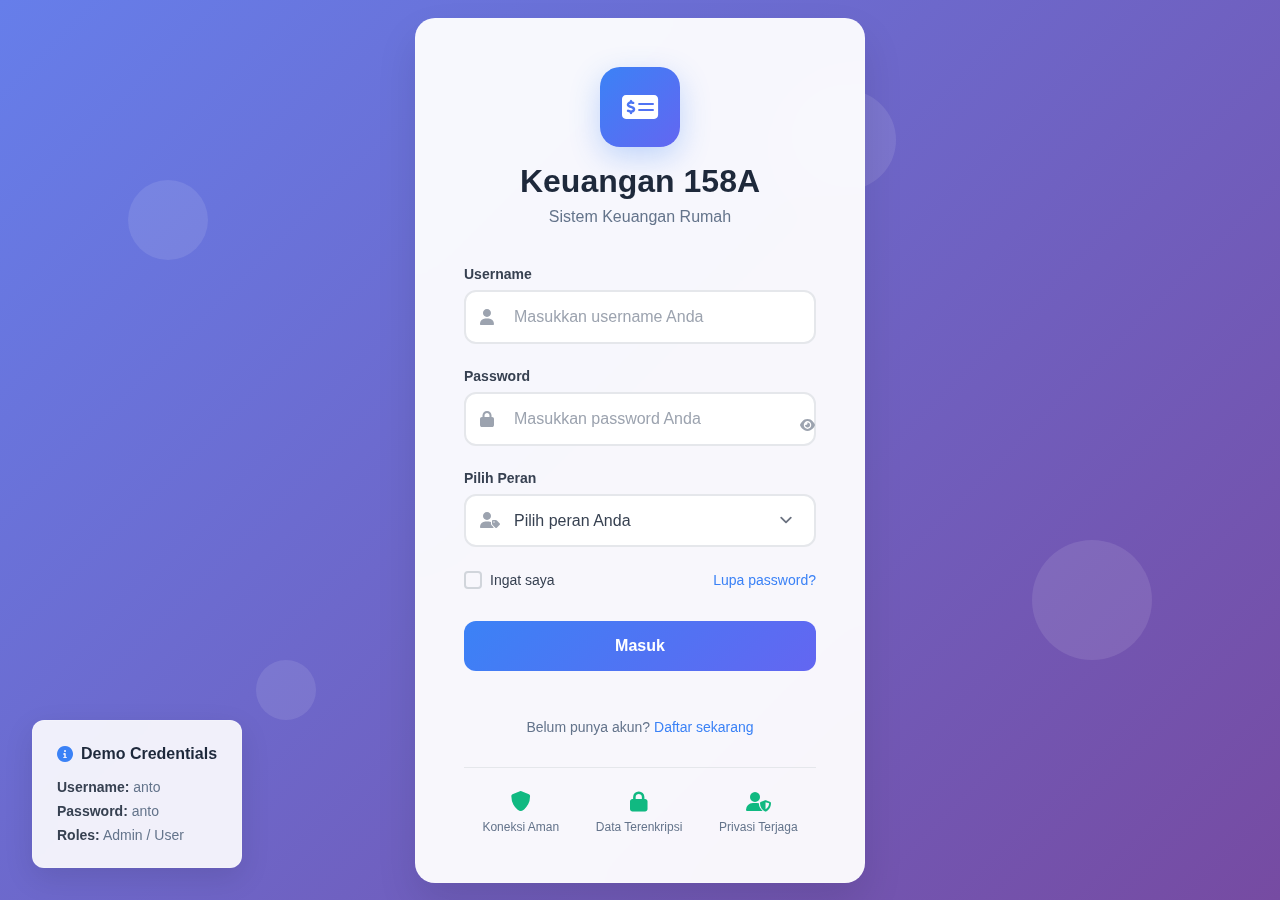
<file: index.html>
<!DOCTYPE html>
<html>
<head>
  <meta charset='utf-8'>
  <meta http-equiv='X-UA-Compatible' content='IE=edge'>
  <title>158A</title>
  <meta name='viewport' content='width=device-width, initial-scale=1'>
</head>
<body>
  <script>window.location.href = '/pages/login.html'</script>
</body>
</html>
</file>
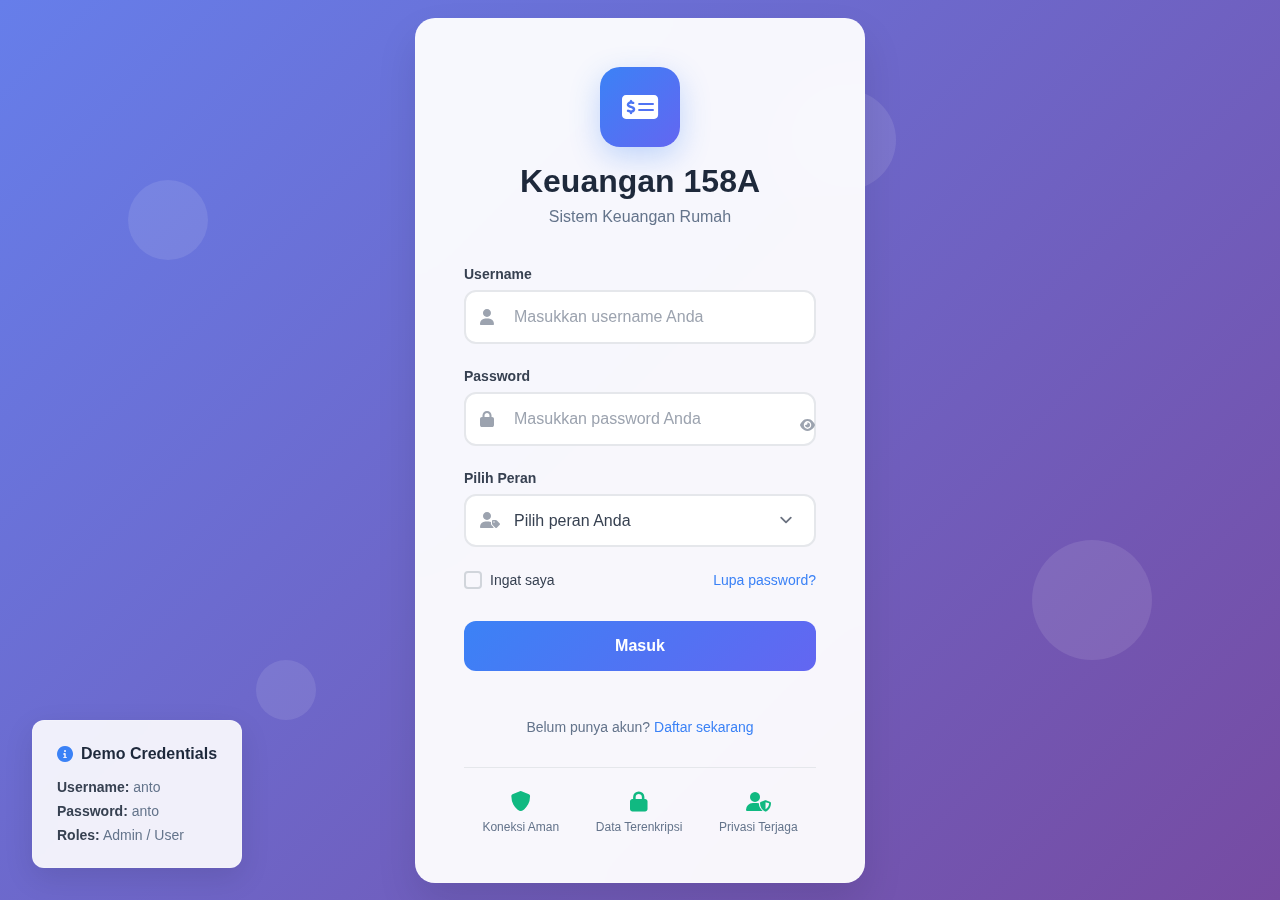
<file: pages/index.html>
<!DOCTYPE html>
<html lang="id">
<head>
    <meta charset="UTF-8">
    <meta name="viewport" content="width=device-width, initial-scale=1.0">
    <title>Keuangan 158A - Dashboard</title>
    <link rel="stylesheet" href="../components/css/styles.css">
    <link href="https://cdnjs.cloudflare.com/ajax/libs/font-awesome/6.0.0/css/all.min.css" rel="stylesheet">
</head>
<body>
    <div class="container">
        <!-- Sidebar -->
        <aside class="sidebar">
            <div class="sidebar-header">
                <h2>Keuangan 158A</h2>
            </div>
            <nav class="sidebar-nav">
                <ul>
                    <li class="nav-item active">
                        <a href="#" class="nav-link">
                            <i class="fas fa-home"></i>
                            <span>Dashboard</span>
                        </a>
                    </li>
                    <li class="nav-item">
                        <a href="#" class="nav-link" data-page="entry">
                            <i class="fas fa-plus-circle"></i>
                            <span>Entry</span>
                        </a>
                    </li>
                    <li class="nav-item">
                        <a href="#" class="nav-link" data-page="income">
                            <i class="fas fa-arrow-up"></i>
                            <span>Income</span>
                        </a>
                    </li>
                    <li class="nav-item">
                        <a href="#" class="nav-link" data-page="expense">
                            <i class="fas fa-arrow-down"></i>
                            <span>Expense</span>
                        </a>
                    </li>
                    <li class="nav-item">
                        <a href="#" class="nav-link" data-page="debts">
                            <i class="fas fa-credit-card"></i>
                            <span>Debts</span>
                        </a>
                    </li>
                    <li class="nav-item">
                        <a href="#" class="nav-link" data-page="save">
                            <i class="fas fa-piggy-bank"></i>
                            <span>Save</span>
                        </a>
                    </li>
                    <li class="nav-item">
                        <a href="#" class="nav-link" data-page="settings">
                            <i class="fas fa-cog"></i>
                            <span>Pengaturan</span>
                        </a>
                    </li>
                </ul>
            </nav>
            <div class="sidebar-footer">
                <div class="user-profile">
                    <div class="user-avatar">A</div>
                    <div class="user-info">
                        <div class="user-name">Anto Sihombing</div>
                        <div class="user-role">Admin</div>
                    </div>
                </div>
                <button class="logout-btn">
                    <i class="fas fa-sign-out-alt"></i>
                    <span>Keluar</span>
                </button>
            </div>
        </aside>

        <!-- Main Content -->
        <main class="main-content">
            <!-- Dashboard Content -->
            <div class="page-content" id="dashboard-content">
                <!-- Welcome Banner -->
                <div class="welcome-banner">
                    <div class="welcome-content">
                        <h1>Selamat Datang, Anto Sihombing! 👋</h1>
                        <p>Keberuntungan adalah hasil dari perencanaan yang baik</p>
                    </div>
                    <div class="welcome-icon">
                        <i class="fas fa-chart-line"></i>
                    </div>
                </div>

                <!-- Stats Cards -->
                <div class="stats-grid">
                    <div class="stat-card blue">
                        <div class="stat-icon">
                            <i class="fas fa-arrow-up"></i>
                        </div>
                        <div class="stat-content">
                            <div class="stat-label">Income</div>
                            <div class="stat-number" id="total-income">0</div>
                            <div class="stat-subtitle">Pendapatan bulan ini</div>
                            <div class="stat-change positive">+2 dari bulan lalu</div>
                        </div>
                    </div>

                    <div class="stat-card green">
                        <div class="stat-icon">
                            <i class="fas fa-arrow-down"></i>
                        </div>
                        <div class="stat-content">
                            <div class="stat-label">Expense</div>
                            <div class="stat-number" id="total-expense">0</div>
                            <div class="stat-subtitle">Pengeluaran bulan ini</div>
                            <div class="stat-change positive">+8 dari bulan lalu</div>
                        </div>
                    </div>

                    <div class="stat-card orange">
                        <div class="stat-icon">
                            <i class="fas fa-credit-card"></i>
                        </div>
                        <div class="stat-content">
                            <div class="stat-label">Debts</div>
                            <div class="stat-number" id="total-debts">0</div>
                            <div class="stat-subtitle">Utang bulan ini</div>
                            <div class="stat-change positive">+3 minggu ini</div>
                        </div>
                    </div>

                    <div class="stat-card purple">
                        <div class="stat-icon">
                            <i class="fas fa-piggy-bank"></i>
                        </div>
                        <div class="stat-content">
                            <div class="stat-label">Save</div>
                            <div class="stat-number" id="total-save">0</div>
                            <div class="stat-subtitle">Tabungan bulan ini</div>
                            <div class="stat-change positive">+0.3 dari bulan lalu</div>
                        </div>
                    </div>
                </div>

                <!-- Content Grid -->
                <div class="content-grid">
                    <!-- Recent Transactions -->
                    <div class="content-section">
                        <div class="section-header">
                            <h3>Transaksi Terbaru</h3>
                            <p>Transaksi yang baru-baru ini Anda input</p>
                            <button class="add-btn" onclick="showPage('entry')">
                                <i class="fas fa-plus"></i>
                                Tambah Transaksi
                            </button>
                        </div>
                        <div class="transaction-list" id="recent-transactions">
                            <!-- Transactions will be populated by JavaScript -->
                        </div>
                    </div>

                    <!-- Recent Activities -->
                    <div class="content-section">
                        <div class="section-header">
                            <h3>Aktivitas Terbaru</h3>
                            <p>Update terbaru dari sistem Anda</p>
                        </div>
                        <div class="activity-list">
                            <div class="activity-item">
                                <div class="activity-icon">
                                    <i class="fas fa-calculator"></i>
                                </div>
                                <div class="activity-info">
                                    <div class="activity-title">Laporan Bulanan...</div>
                                    <div class="activity-author">Sistem</div>
                                    <div class="activity-time">2 jam lalu</div>
                                </div>
                            </div>
                            <div class="activity-item">
                                <div class="activity-icon">
                                    <i class="fas fa-chart-line"></i>
                                </div>
                                <div class="activity-info">
                                    <div class="activity-title">Analisis Keuangan...</div>
                                    <div class="activity-author">Sistem</div>
                                    <div class="activity-time">4 jam lalu</div>
                                </div>
                            </div>
                            <div class="activity-item">
                                <div class="activity-icon">
                                    <i class="fas fa-bell"></i>
                                </div>
                                <div class="activity-info">
                                    <div class="activity-title">Reminder Pembayaran...</div>
                                    <div class="activity-time">1 hari lalu</div>
                                </div>
                            </div>
                        </div>
                        <div class="view-all">
                            <a href="#" class="view-all-link">Lihat Semua Aktivitas</a>
                        </div>
                    </div>
                </div>
            </div>

            <!-- Entry Content -->
            <div class="page-content" id="entry-content" style="display: none;">
                <div class="page-header">
                    <h1><i class="fas fa-plus-circle"></i> Entry Transaksi</h1>
                    <p>Tambahkan transaksi keuangan baru</p>
                </div>

                <div class="entry-form-container">
                    <form class="entry-form" id="entryForm">
                        <div class="form-row">
                            <div class="form-group">
                                <label for="cashflowType">Jenis Cashflow</label>
                                <select id="cashflowType" name="cashflowType" required>
                                    <option value="">Pilih jenis cashflow</option>
                                    <option value="income">Income</option>
                                    <option value="expense">Expense</option>
                                    <option value="debt">Debt</option>
                                    <option value="save">Save</option>
                                </select>
                            </div>
                            <div class="form-group">
                                <label for="transactionDate">Tanggal</label>
                                <input type="date" id="transactionDate" name="transactionDate" required>
                            </div>
                        </div>

                        <div class="form-row">
                            <div class="form-group">
                                <label for="category">Kategori</label>
                                <select id="category" name="category" required>
                                    <option value="">Pilih kategori</option>
                                    <!-- Categories will be populated based on cashflow type -->
                                </select>
                            </div>
                            <div class="form-group">
                                <label for="amount">Jumlah (Rp)</label>
                                <input type="number" id="amount" name="amount" placeholder="0" min="0" step="1000" required>
                            </div>
                        </div>

                        <div class="form-group">
                            <label for="description">Deskripsi</label>
                            <textarea id="description" name="description" placeholder="Masukkan deskripsi transaksi..." rows="3"></textarea>
                        </div>

                        <div class="form-actions">
                            <button type="button" class="btn-secondary" onclick="resetEntryForm()">Reset</button>
                            <button type="submit" class="btn-primary">
                                <i class="fas fa-save"></i>
                                Simpan Transaksi
                            </button>
                        </div>
                    </form>
                </div>
            </div>

            <!-- Settings Content -->
            <div class="page-content" id="settings-content" style="display: none;">
                <div class="page-header">
                    <h1><i class="fas fa-cog"></i> Pengaturan</h1>
                    <p>Kelola preferensi dan konfigurasi sistem</p>
                </div>

                <div class="settings-container">
                    <!-- Settings Navigation -->
                    <div class="settings-nav">
                        <div class="settings-nav-item active" data-setting="account">
                            <i class="fas fa-user"></i>
                            <span>Pengaturan Akun</span>
                        </div>
                        <div class="settings-nav-item" data-setting="users" id="users-nav" style="display: none;">
                            <i class="fas fa-users"></i>
                            <span>Manajemen Pengguna</span>
                        </div>
                        <div class="settings-nav-item" data-setting="ui">
                            <i class="fas fa-palette"></i>
                            <span>Pengaturan Tampilan</span>
                        </div>
                        <div class="settings-nav-item" data-setting="notifications">
                            <i class="fas fa-bell"></i>
                            <span>Notifikasi</span>
                        </div>
                        <div class="settings-nav-item" data-setting="preferences">
                            <i class="fas fa-sliders-h"></i>
                            <span>Preferensi Aplikasi</span>
                        </div>
                        <div class="settings-nav-item" data-setting="security" id="security-nav" style="display: none;">
                            <i class="fas fa-shield-alt"></i>
                            <span>Sistem & Keamanan</span>
                        </div>
                        <div class="settings-nav-item" data-setting="integrations">
                            <i class="fas fa-plug"></i>
                            <span>Integrasi Pihak Ketiga</span>
                        </div>
                        <div class="settings-nav-item" data-setting="privacy">
                            <i class="fas fa-user-shield"></i>
                            <span>Data Pribadi</span>
                        </div>
                    </div>

                    <!-- Settings Content -->
                    <div class="settings-content">
                        <!-- Account Settings -->
                        <div class="setting-panel active" id="account-settings">
                            <h2>🔐 Pengaturan Akun</h2>
                            
                            <div class="setting-section">
                                <h3>Informasi Pribadi</h3>
                                <form class="setting-form">
                                    <div class="form-group">
                                        <label>Nama Lengkap</label>
                                        <input type="text" id="fullName" value="Anto Sihombing">
                                    </div>
                                    <div class="form-group">
                                        <label>Email</label>
                                        <input type="email" id="email" value="anto@example.com">
                                    </div>
                                    <div class="form-group">
                                        <label>Username</label>
                                        <input type="text" id="username" value="anto">
                                    </div>
                                    <button type="button" class="btn-primary">Simpan Perubahan</button>
                                </form>
                            </div>

                            <div class="setting-section">
                                <h3>Keamanan</h3>
                                <div class="security-options">
                                    <div class="security-item">
                                        <div class="security-info">
                                            <h4>Ganti Password</h4>
                                            <p>Perbarui password untuk keamanan akun</p>
                                        </div>
                                        <button class="btn-secondary">Ganti Password</button>
                                    </div>
                                    <div class="security-item">
                                        <div class="security-info">
                                            <h4>Two-Factor Authentication</h4>
                                            <p>Tambahkan lapisan keamanan ekstra</p>
                                        </div>
                                        <label class="toggle-switch">
                                            <input type="checkbox" id="twoFA">
                                            <span class="slider"></span>
                                        </label>
                                    </div>
                                    <div class="security-item">
                                        <div class="security-info">
                                            <h4>Kelola Sesi Login</h4>
                                            <p>Lihat dan kelola perangkat yang login</p>
                                        </div>
                                        <button class="btn-secondary">Kelola Sesi</button>
                                    </div>
                                </div>
                            </div>
                        </div>

                        <!-- User Management Settings (Admin Only) -->
                        <div class="setting-panel" id="users-settings">
                            <h2>👥 Manajemen Pengguna</h2>
                            
                            <div class="setting-section">
                                <div class="section-header">
                                    <h3>Daftar Pengguna</h3>
                                    <button class="btn-primary">
                                        <i class="fas fa-plus"></i>
                                        Tambah Pengguna
                                    </button>
                                </div>
                                <div class="users-table">
                                    <table>
                                        <thead>
                                            <tr>
                                                <th>Nama</th>
                                                <th>Email</th>
                                                <th>Role</th>
                                                <th>Status</th>
                                                <th>Aksi</th>
                                            </tr>
                                        </thead>
                                        <tbody id="users-list">
                                            <!-- Users will be populated by JavaScript -->
                                        </tbody>
                                    </table>
                                </div>
                            </div>
                        </div>

                        <!-- UI Settings -->
                        <div class="setting-panel" id="ui-settings">
                            <h2>🎨 Pengaturan Tampilan</h2>
                            
                            <div class="setting-section">
                                <h3>Tema</h3>
                                <div class="theme-options">
                                    <div class="theme-option">
                                        <input type="radio" id="light-theme" name="theme" value="light" checked>
                                        <label for="light-theme">
                                            <div class="theme-preview light"></div>
                                            <span>Terang</span>
                                        </label>
                                    </div>
                                    <div class="theme-option">
                                        <input type="radio" id="dark-theme" name="theme" value="dark">
                                        <label for="dark-theme">
                                            <div class="theme-preview dark"></div>
                                            <span>Gelap</span>
                                        </label>
                                    </div>
                                </div>
                            </div>

                            <div class="setting-section">
                                <h3>Aksesibilitas</h3>
                                <div class="accessibility-options">
                                    <div class="setting-item">
                                        <label>Ukuran Font</label>
                                        <select id="fontSize">
                                            <option value="small">Kecil</option>
                                            <option value="medium" selected>Sedang</option>
                                            <option value="large">Besar</option>
                                        </select>
                                    </div>
                                    <div class="setting-item">
                                        <label>Posisi Sidebar</label>
                                        <select id="sidebarPosition">
                                            <option value="left" selected>Kiri</option>
                                            <option value="right">Kanan</option>
                                        </select>
                                    </div>
                                    <div class="setting-item">
                                        <label>Bahasa</label>
                                        <select id="language">
                                            <option value="id" selected>Bahasa Indonesia</option>
                                            <option value="en">English</option>
                                        </select>
                                    </div>
                                </div>
                            </div>
                        </div>

                        <!-- Notification Settings -->
                        <div class="setting-panel" id="notifications-settings">
                            <h2>✉️ Pengaturan Notifikasi</h2>
                            
                            <div class="setting-section">
                                <h3>Email Notifikasi</h3>
                                <div class="notification-options">
                                    <div class="notification-item">
                                        <div class="notification-info">
                                            <h4>Transaksi Baru</h4>
                                            <p>Notifikasi saat ada transaksi baru</p>
                                        </div>
                                        <label class="toggle-switch">
                                            <input type="checkbox" id="emailTransactions" checked>
                                            <span class="slider"></span>
                                        </label>
                                    </div>
                                    <div class="notification-item">
                                        <div class="notification-info">
                                            <h4>Laporan Bulanan</h4>
                                            <p>Laporan keuangan bulanan</p>
                                        </div>
                                        <label class="toggle-switch">
                                            <input type="checkbox" id="emailReports" checked>
                                            <span class="slider"></span>
                                        </label>
                                    </div>
                                    <div class="notification-item">
                                        <div class="notification-info">
                                            <h4>Reminder Pembayaran</h4>
                                            <p>Pengingat untuk pembayaran yang jatuh tempo</p>
                                        </div>
                                        <label class="toggle-switch">
                                            <input type="checkbox" id="emailReminders" checked>
                                            <span class="slider"></span>
                                        </label>
                                    </div>
                                </div>
                            </div>

                            <div class="setting-section">
                                <h3>Push Notification</h3>
                                <div class="notification-options">
                                    <div class="notification-item">
                                        <div class="notification-info">
                                            <h4>Browser Notifications</h4>
                                            <p>Notifikasi melalui browser</p>
                                        </div>
                                        <label class="toggle-switch">
                                            <input type="checkbox" id="pushNotifications">
                                            <span class="slider"></span>
                                        </label>
                                    </div>
                                </div>
                            </div>
                        </div>

                        <!-- App Preferences -->
                        <div class="setting-panel" id="preferences-settings">
                            <h2>🌐 Preferensi Aplikasi</h2>
                            
                            <div class="setting-section">
                                <h3>Regional & Format</h3>
                                <div class="preferences-options">
                                    <div class="setting-item">
                                        <label>Zona Waktu</label>
                                        <select id="timezone">
                                            <option value="Asia/Jakarta" selected>WIB (UTC+7)</option>
                                            <option value="Asia/Makassar">WITA (UTC+8)</option>
                                            <option value="Asia/Jayapura">WIT (UTC+9)</option>
                                        </select>
                                    </div>
                                    <div class="setting-item">
                                        <label>Format Tanggal</label>
                                        <select id="dateFormat">
                                            <option value="dd/mm/yyyy" selected>DD/MM/YYYY</option>
                                            <option value="mm/dd/yyyy">MM/DD/YYYY</option>
                                            <option value="yyyy-mm-dd">YYYY-MM-DD</option>
                                        </select>
                                    </div>
                                    <div class="setting-item">
                                        <label>Mata Uang Default</label>
                                        <select id="currency">
                                            <option value="IDR" selected>Rupiah (IDR)</option>
                                            <option value="USD">US Dollar (USD)</option>
                                            <option value="EUR">Euro (EUR)</option>
                                        </select>
                                    </div>
                                    <div class="setting-item">
                                        <label>Halaman Default</label>
                                        <select id="defaultPage">
                                            <option value="dashboard" selected>Dashboard</option>
                                            <option value="entry">Entry</option>
                                            <option value="income">Income</option>
                                        </select>
                                    </div>
                                </div>
                            </div>
                        </div>

                        <!-- System & Security (Admin Only) -->
                        <div class="setting-panel" id="security-settings">
                            <h2>🛠️ Sistem & Keamanan</h2>
                            
                            <div class="setting-section">
                                <h3>Backup & Restore</h3>
                                <div class="system-options">
                                    <div class="system-item">
                                        <div class="system-info">
                                            <h4>Backup Data</h4>
                                            <p>Buat backup data sistem</p>
                                        </div>
                                        <button class="btn-primary">Buat Backup</button>
                                    </div>
                                    <div class="system-item">
                                        <div class="system-info">
                                            <h4>Restore Data</h4>
                                            <p>Pulihkan data dari backup</p>
                                        </div>
                                        <button class="btn-secondary">Restore</button>
                                    </div>
                                </div>
                            </div>

                            <div class="setting-section">
                                <h3>API Management</h3>
                                <div class="api-keys">
                                    <div class="api-item">
                                        <div class="api-info">
                                            <h4>API Key</h4>
                                            <p>Kunci untuk integrasi API</p>
                                        </div>
                                        <button class="btn-secondary">Generate Key</button>
                                    </div>
                                </div>
                            </div>
                        </div>

                        <!-- Third-party Integrations -->
                        <div class="setting-panel" id="integrations-settings">
                            <h2>🧩 Integrasi Pihak Ketiga</h2>
                            
                            <div class="setting-section">
                                <h3>Login Sosial</h3>
                                <div class="integration-options">
                                    <div class="integration-item">
                                        <div class="integration-info">
                                            <i class="fab fa-google"></i>
                                            <div>
                                                <h4>Google</h4>
                                                <p>Login menggunakan akun Google</p>
                                            </div>
                                        </div>
                                        <label class="toggle-switch">
                                            <input type="checkbox" id="googleLogin">
                                            <span class="slider"></span>
                                        </label>
                                    </div>
                                    <div class="integration-item">
                                        <div class="integration-info">
                                            <i class="fab fa-github"></i>
                                            <div>
                                                <h4>GitHub</h4>
                                                <p>Login menggunakan akun GitHub</p>
                                            </div>
                                        </div>
                                        <label class="toggle-switch">
                                            <input type="checkbox" id="githubLogin">
                                            <span class="slider"></span>
                                        </label>
                                    </div>
                                </div>
                            </div>

                            <div class="setting-section">
                                <h3>Tools Eksternal</h3>
                                <div class="integration-options">
                                    <div class="integration-item">
                                        <div class="integration-info">
                                            <i class="fab fa-slack"></i>
                                            <div>
                                                <h4>Slack</h4>
                                                <p>Notifikasi melalui Slack</p>
                                            </div>
                                        </div>
                                        <button class="btn-secondary">Konfigurasi</button>
                                    </div>
                                    <div class="integration-item">
                                        <div class="integration-info">
                                            <i class="fas fa-webhook"></i>
                                            <div>
                                                <h4>Webhook</h4>
                                                <p>Setup webhook untuk integrasi custom</p>
                                            </div>
                                        </div>
                                        <button class="btn-secondary">Setup</button>
                                    </div>
                                </div>
                            </div>
                        </div>

                        <!-- Privacy Settings -->
                        <div class="setting-panel" id="privacy-settings">
                            <h2>📁 Pengelolaan Data Pribadi</h2>
                            
                            <div class="setting-section">
                                <h3>Data Export</h3>
                                <div class="privacy-options">
                                    <div class="privacy-item">
                                        <div class="privacy-info">
                                            <h4>Ekspor Data Pribadi</h4>
                                            <p>Download semua data pribadi Anda</p>
                                        </div>
                                        <button class="btn-primary">Ekspor Data</button>
                                    </div>
                                </div>
                            </div>

                            <div class="setting-section">
                                <h3>Penghapusan Akun</h3>
                                <div class="privacy-options">
                                    <div class="privacy-item danger">
                                        <div class="privacy-info">
                                            <h4>Hapus Akun</h4>
                                            <p>Hapus akun dan semua data secara permanen</p>
                                        </div>
                                        <button class="btn-danger">Hapus Akun</button>
                                    </div>
                                </div>
                            </div>

                            <div class="setting-section">
                                <h3>Persetujuan Data</h3>
                                <div class="consent-options">
                                    <div class="consent-item">
                                        <label class="checkbox-wrapper">
                                            <input type="checkbox" id="analyticsConsent" checked>
                                            <span class="checkmark"></span>
                                            <span>Izinkan pengumpulan data analytics</span>
                                        </label>
                                    </div>
                                    <div class="consent-item">
                                        <label class="checkbox-wrapper">
                                            <input type="checkbox" id="marketingConsent">
                                            <span class="checkmark"></span>
                                            <span>Izinkan email marketing</span>
                                        </label>
                                    </div>
                                </div>
                            </div>
                        </div>
                    </div>
                </div>
            </div>

            <!-- Other Page Contents (Income, Expense, Debts, Save) -->
            <div class="page-content" id="income-content" style="display: none;">
                <div class="page-header">
                    <h1><i class="fas fa-arrow-up"></i> Income</h1>
                    <p>Kelola dan lihat semua pendapatan</p>
                </div>
                <div class="transactions-container">
                    <div class="transactions-list" id="income-list">
                        <!-- Income transactions will be populated by JavaScript -->
                    </div>
                </div>
            </div>

            <div class="page-content" id="expense-content" style="display: none;">
                <div class="page-header">
                    <h1><i class="fas fa-arrow-down"></i> Expense</h1>
                    <p>Kelola dan lihat semua pengeluaran</p>
                </div>
                <div class="transactions-container">
                    <div class="transactions-list" id="expense-list">
                        <!-- Expense transactions will be populated by JavaScript -->
                    </div>
                </div>
            </div>

            <div class="page-content" id="debts-content" style="display: none;">
                <div class="page-header">
                    <h1><i class="fas fa-credit-card"></i> Debts</h1>
                    <p>Kelola dan lihat semua utang</p>
                </div>
                <div class="transactions-container">
                    <div class="transactions-list" id="debts-list">
                        <!-- Debt transactions will be populated by JavaScript -->
                    </div>
                </div>
            </div>

            <div class="page-content" id="save-content" style="display: none;">
                <div class="page-header">
                    <h1><i class="fas fa-piggy-bank"></i> Save</h1>
                    <p>Kelola dan lihat semua tabungan</p>
                </div>
                <div class="transactions-container">
                    <div class="transactions-list" id="save-list">
                        <!-- Save transactions will be populated by JavaScript -->
                    </div>
                </div>
            </div>
        </main>
    </div>

    <script src="../components/js/script.js"></script>

    <script>
        // Import the functions you need from the SDKs you need
        import { initializeApp } from "firebase/app";
        import { getAnalytics } from "firebase/analytics";
        // TODO: Add SDKs for Firebase products that you want to use
        // https://firebase.google.com/docs/web/setup#available-libraries

        // Your web app's Firebase configuration
        // For Firebase JS SDK v7.20.0 and later, measurementId is optional
        const firebaseConfig = {
            apiKey: "AIzaSyDJ5acM1Ev3zy-Nr-30VKaSini8iVAK5-U",
            authDomain: "expense-19.firebaseapp.com",
            projectId: "expense-19",
            storageBucket: "expense-19.firebasestorage.app",
            messagingSenderId: "906282555690",
            appId: "1:906282555690:web:d557d02c2b29422cf12653",
            measurementId: "G-6VEKLLLVR2"
        };

        // Initialize Firebase
        const app = initializeApp(firebaseConfig);
        const analytics = getAnalytics(app);
    </script>

</body>
</html>
</file>
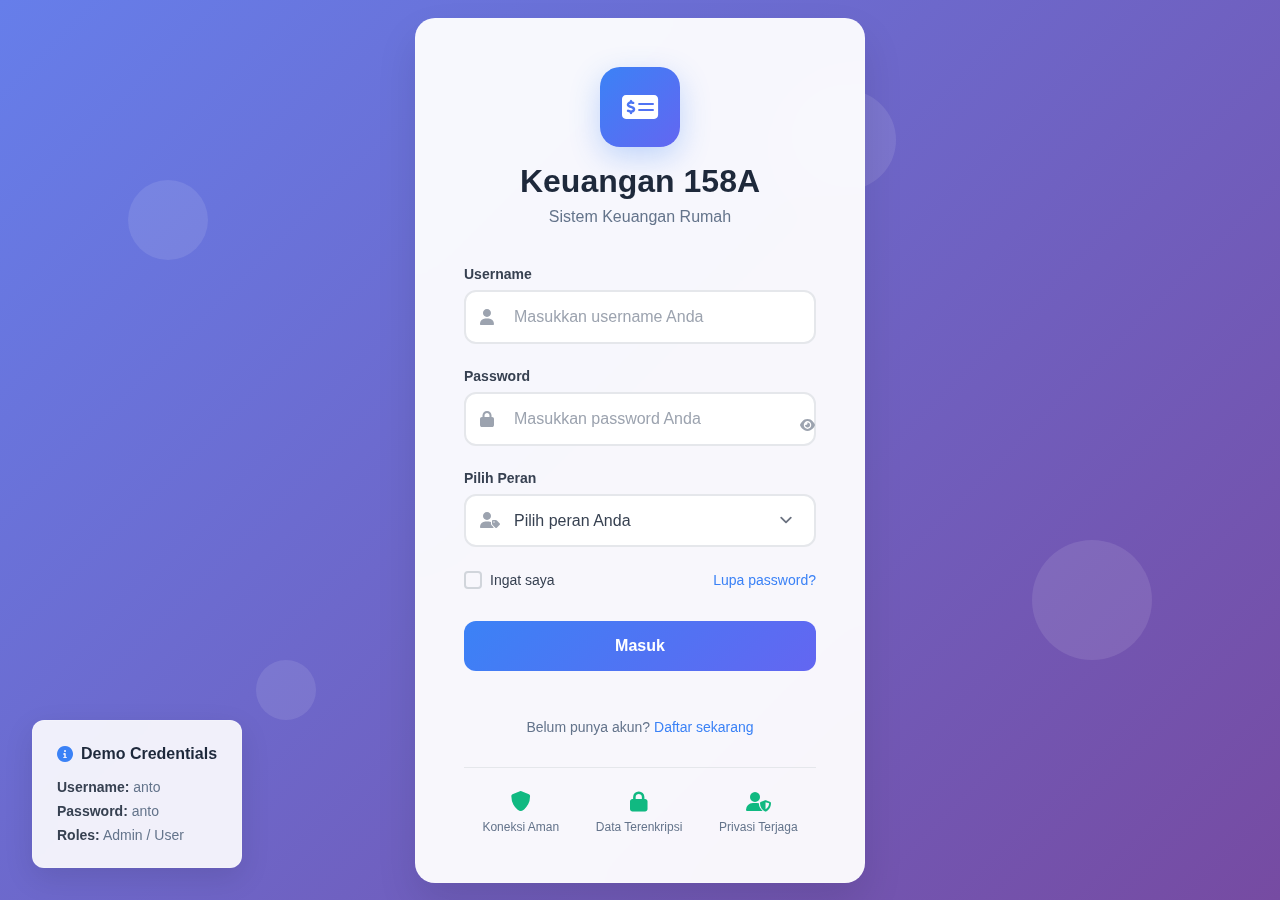
<file: public/index.html>
<!DOCTYPE html>
<html>
<head>
  <meta charset='utf-8'>
  <meta http-equiv='X-UA-Compatible' content='IE=edge'>
  <title>158A</title>
  <meta name='viewport' content='width=device-width, initial-scale=1'>
</head>
<body>
  <script>window.location.href = '/pages/login.html'</script>

<style>
#minimax-floating-ball {
  position: fixed;
  bottom: 20px;
  right: 20px;
  padding: 10px 12px;
  background: #222222;
  border-radius: 12px;
  display: flex;
  align-items: center;
  color: #F8F8F8;
  font-family: -apple-system, BlinkMacSystemFont, 'Segoe UI', Roboto, Oxygen, Ubuntu, Cantarell, 'Open Sans', 'Helvetica Neue', sans-serif;
  z-index: 9999;
  transition: all 0.3s ease;
  overflow: hidden;
  cursor: pointer;
}

#minimax-floating-ball:hover {
  transform: translateY(-2px);
  background: #383838;
}

.minimax-ball-content {
  display: flex;
  align-items: center;
  gap: 8px;
}

.minimax-logo-wave {
  width: 26px;
  height: 22px;
  background-image: url("data:image/svg+xml,%3Csvg xmlns='http://www.w3.org/2000/svg' width='26' height='22' viewBox='0 0 26 22' fill='none'%3E%3Cg clip-path='url(%23clip0_3442_102412)'%3E%3Cpath d='M12.8405 14.6775C12.8405 14.9897 13.0932 15.2424 13.4055 15.2424C13.7178 15.2424 13.9705 14.9897 13.9705 14.6775V2.98254C13.9705 1.88957 13.0809 1 11.9879 1C10.895 1 10.0054 1.88957 10.0054 2.98254V11.566V17.1068C10.0054 17.5773 9.62327 17.9594 9.1528 17.9594C8.68233 17.9594 8.30021 17.5773 8.30021 17.1068V8.04469C8.30021 6.95172 7.41063 6.06215 6.31767 6.06215C5.22471 6.06215 4.33513 6.95172 4.33513 8.04469V11.8855C4.33513 12.3559 3.953 12.7381 3.48254 12.7381C3.01207 12.7381 2.62994 12.3559 2.62994 11.8855V10.4936C2.62994 10.1813 2.37725 9.92861 2.06497 9.92861C1.7527 9.92861 1.5 10.1813 1.5 10.4936V11.8855C1.5 12.9784 2.38957 13.868 3.48254 13.868C4.5755 13.868 5.46508 12.9784 5.46508 11.8855V8.04469C5.46508 7.57422 5.8472 7.19209 6.31767 7.19209C6.78814 7.19209 7.17026 7.57422 7.17026 8.04469V17.1068C7.17026 18.1998 8.05984 19.0894 9.1528 19.0894C10.2458 19.0894 11.1353 18.1998 11.1353 17.1068V2.98254C11.1353 2.51207 11.5175 2.12994 11.9879 2.12994C12.4584 2.12994 12.8405 2.51207 12.8405 2.98254V14.6775Z' fill='%23F8F8F8'/%3E%3Cpath d='M23.3278 6.06215C22.2348 6.06215 21.3452 6.95172 21.3452 8.04469V15.6143C21.3452 16.0847 20.9631 16.4669 20.4926 16.4669C20.0222 16.4669 19.6401 16.0847 19.6401 15.6143V2.98254C19.6401 1.88957 18.7505 1 17.6575 1C16.5645 1 15.675 1.88957 15.675 2.98254V19.0175C15.675 19.4879 15.2928 19.8701 14.8224 19.8701C14.3519 19.8701 13.9698 19.4879 13.9698 19.0175V17.0329C13.9698 16.7206 13.7171 16.4679 13.4048 16.4679C13.0925 16.4679 12.8398 16.7206 12.8398 17.0329V19.0175C12.8398 20.1104 13.7294 21 14.8224 21C15.9153 21 16.8049 20.1104 16.8049 19.0175V2.98254C16.8049 2.51207 17.187 2.12994 17.6575 2.12994C18.128 2.12994 18.5101 2.51207 18.5101 2.98254V15.6143C18.5101 16.7072 19.3997 17.5968 20.4926 17.5968C21.5856 17.5968 22.4752 16.7072 22.4752 15.6143V8.04469C22.4752 7.57422 22.8573 7.19209 23.3278 7.19209C23.7982 7.19209 24.1804 7.57422 24.1804 8.04469V14.6775C24.1804 14.9897 24.4331 15.2424 24.7453 15.2424C25.0576 15.2424 25.3103 14.9897 25.3103 14.6775V8.04469C25.3103 6.95172 24.4207 6.06215 23.3278 6.06215Z' fill='%23F8F8F8'/%3E%3C/g%3E%3Cdefs%3E%3CclipPath id='clip0_3442_102412'%3E%3Crect width='25' height='22' fill='white' transform='translate(0.5)'/%3E%3C/clipPath%3E%3C/defs%3E%3C/svg%3E");
  background-repeat: no-repeat;
  background-position: center;
}

.minimax-ball-text {
  font-size: 12px;
  font-weight: 500;
  white-space: nowrap;
}

.minimax-close-icon {
  margin-left: 8px;
  font-size: 16px;
  width: 18px;
  height: 18px;
  display: flex;
  align-items: center;
  justify-content: center;
  border-radius: 50%;
  cursor: pointer;
  opacity: 0.7;
  transition: opacity 0.2s ease;
}

.minimax-close-icon:hover {
  opacity: 1;
}
</style>
<div id="minimax-floating-ball">
  <div class="minimax-ball-content">
    <div class="minimax-logo-wave"></div>
    <span class="minimax-ball-text">Created by MiniMax Agent</span>
  </div>
  <div class="minimax-close-icon">×</div>
</div>
<script>
// Initialize floating ball functionality
function initFloatingBall() {
  const ball = document.getElementById('minimax-floating-ball');
  if (!ball) return;

  // Initial animation
  ball.style.opacity = '0';
  ball.style.transform = 'translateY(20px)';

  setTimeout(() => {
    ball.style.opacity = '1';
    ball.style.transform = 'translateY(0)';
  }, 500);

  // Handle logo click
  const ballContent = ball.querySelector('.minimax-ball-content');
  ballContent.addEventListener('click', function (e) {
    e.stopPropagation();
    window.open('https://agent.minimax.io/agent', '_blank');
    ball.style.transform = 'scale(0.95)';
    setTimeout(() => {
      ball.style.transform = 'scale(1)';
    }, 100);
  });

  // Handle close button click
  const closeIcon = ball.querySelector('.minimax-close-icon');
  closeIcon.addEventListener('click', function (e) {
    e.stopPropagation();
    ball.style.opacity = '0';
    ball.style.transform = 'translateY(20px)';

    setTimeout(() => {
      ball.style.display = 'none';
    }, 300);
  });
}

// Initialize when DOM is ready
document.addEventListener('DOMContentLoaded', initFloatingBall); 
</script>

</body>
</html>
</file>
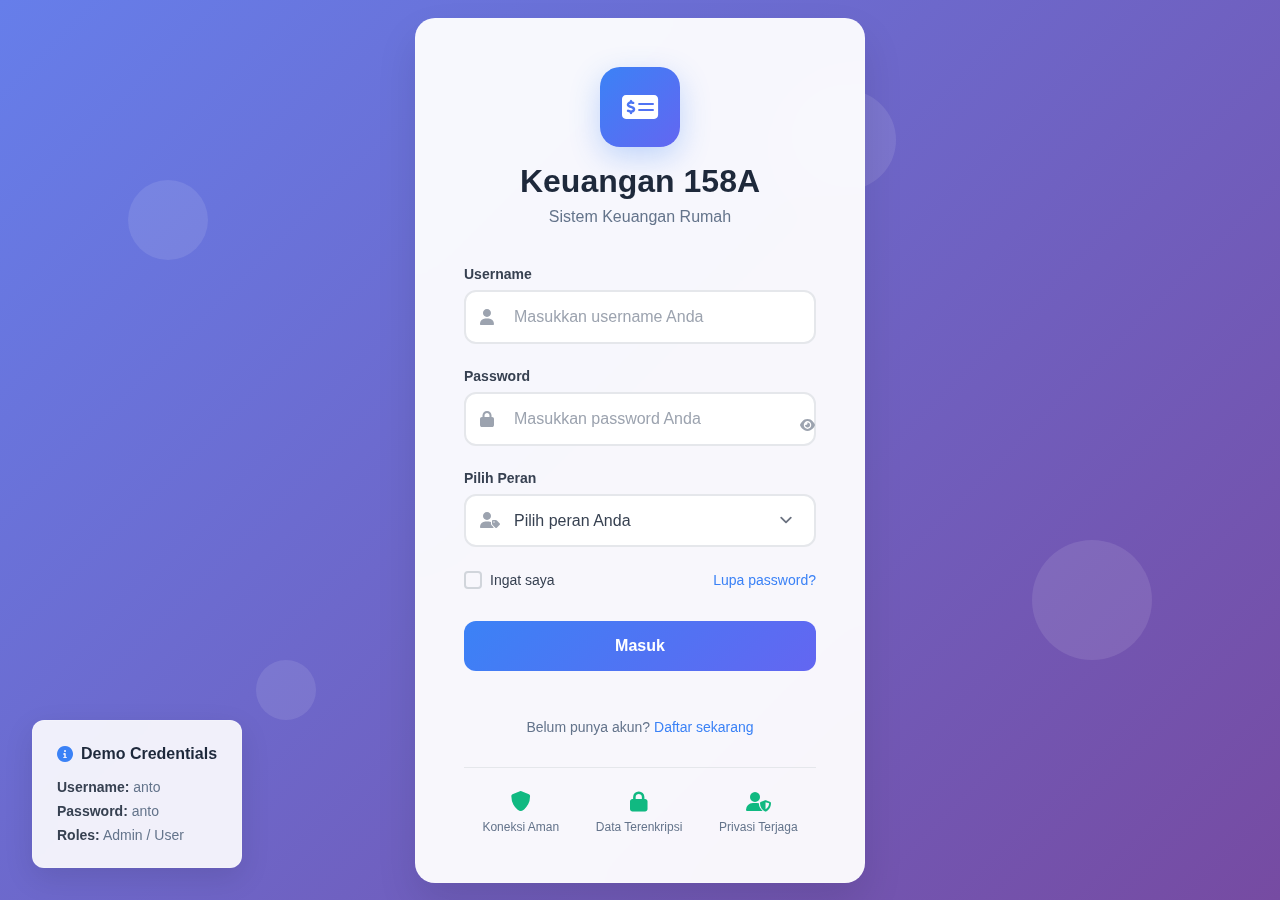
<file: pages/login.html>
<!DOCTYPE html>
<html lang="id">
<head>
    <meta charset="UTF-8">
    <meta name="viewport" content="width=device-width, initial-scale=1.0">
    <title>Login - Keuangan 158A</title>
    <link rel="stylesheet" href="../components/css/login-styles.css">
    <link href="https://cdnjs.cloudflare.com/ajax/libs/font-awesome/6.0.0/css/all.min.css" rel="stylesheet">
</head>
<body>
    <div class="login-container">
        <!-- Background Animation -->
        <div class="background-animation">
            <div class="floating-shape shape-1"></div>
            <div class="floating-shape shape-2"></div>
            <div class="floating-shape shape-3"></div>
            <div class="floating-shape shape-4"></div>
        </div>

        <!-- Login Card -->
        <div class="login-card">
            <!-- Logo Section -->
            <div class="logo-section">
                <div class="logo">
                    <i class="fa-solid fa-money-check-dollar"></i>
                </div>
                <h1>Keuangan 158A</h1>
                <p>Sistem Keuangan Rumah</p>
            </div>

            <!-- Login Form -->
            <form class="login-form" id="loginForm">
                <div class="form-group">
                    <label for="username">Username</label>
                    <div class="input-wrapper">
                        <i class="fas fa-user"></i>
                        <input 
                            type="text" 
                            id="username" 
                            name="username" 
                            placeholder="Masukkan username Anda"
                            required
                            autocomplete="username"
                        >
                    </div>
                </div>

                <div class="form-group">
                    <label for="password">Password</label>
                    <div class="input-wrapper">
                        <i class="fas fa-lock"></i>
                        <input 
                            type="password" 
                            id="password" 
                            name="password" 
                            placeholder="Masukkan password Anda"
                            required
                            autocomplete="current-password"
                        >
                        <button type="button" class="toggle-password" id="togglePassword">
                            <i class="fas fa-eye"></i>
                        </button>
                    </div>
                </div>

                <div class="form-group">
                    <label for="role">Pilih Peran</label>
                    <div class="input-wrapper">
                        <i class="fas fa-user-tag"></i>
                        <select id="role" name="role" required>
                            <option value="">Pilih peran Anda</option>
                            <option value="admin">Administrator</option>
                            <option value="user">User</option>
                        </select>
                    </div>
                </div>

                <div class="form-options">
                    <label class="checkbox-wrapper">
                        <input type="checkbox" id="rememberMe" name="rememberMe">
                        <span class="checkmark"></span>
                        Ingat saya
                    </label>
                    <a href="#" class="forgot-password">Lupa password?</a>
                </div>

                <button type="submit" class="login-btn" id="loginBtn">
                    <span class="btn-text">Masuk</span>
                    <div class="btn-loader" style="display: none;">
                        <i class="fas fa-spinner fa-spin"></i>
                    </div>
                </button>

                <!-- Error Message -->
                <div class="error-message" id="errorMessage" style="display: none;">
                    <i class="fas fa-exclamation-triangle"></i>
                    <span id="errorText"></span>
                </div>

                <!-- Success Message -->
                <div class="success-message" id="successMessage" style="display: none;">
                    <i class="fas fa-check-circle"></i>
                    <span id="successText"></span>
                </div>
            </form>

            <!-- Additional Info -->
            <div class="additional-info">
                <p>Belum punya akun? <a href="#" class="register-link">Daftar sekarang</a></p>
            </div>

            <!-- Security Info -->
            <div class="security-info">
                <div class="security-item">
                    <i class="fas fa-shield-alt"></i>
                    <span>Koneksi Aman</span>
                </div>
                <div class="security-item">
                    <i class="fas fa-lock"></i>
                    <span>Data Terenkripsi</span>
                </div>
                <div class="security-item">
                    <i class="fas fa-user-shield"></i>
                    <span>Privasi Terjaga</span>
                </div>
            </div>
        </div>

        <!-- Role Info Panel -->
        <div class="role-info-panel" id="roleInfoPanel" style="display: none;">
            <div class="role-info-content">
                <h3>Informasi Peran</h3>
                <div class="role-details" id="roleDetails">
                    <!-- Role information will be populated by JavaScript -->
                </div>
                <button class="close-panel" id="closePanelBtn">
                    <i class="fas fa-times"></i>
                </button>
            </div>
        </div>
    </div>

    <!-- Demo Credentials Info -->
    <div class="demo-info">
        <div class="demo-card">
            <h4><i class="fas fa-info-circle"></i> Demo Credentials</h4>
            <div class="demo-credentials">
                <div class="credential-item">
                    <strong>Username:</strong> anto
                </div>
                <div class="credential-item">
                    <strong>Password:</strong> anto
                </div>
                <div class="credential-item">
                    <strong>Roles:</strong> Admin / User
                </div>
            </div>
        </div>
    </div>

    <script src="../components/js/login-script.js"></script>
</body>
</html>
</file>
<file: components/css/styles.css>
/* Reset and Base Styles */
* {
    margin: 0;
    padding: 0;
    box-sizing: border-box;
}

body {
    font-family: -apple-system, BlinkMacSystemFont, 'Segoe UI', Roboto, Oxygen, Ubuntu, Cantarell, sans-serif;
    background-color: #f8fafc;
    color: #334155;
    line-height: 1.6;
}

/* Container */
.container {
    display: flex;
    min-height: 100vh;
}

/* Sidebar */
.sidebar {
    width: 240px;
    background-color: #ffffff;
    border-right: 1px solid #e2e8f0;
    display: flex;
    flex-direction: column;
    position: fixed;
    height: 100vh;
    overflow-y: auto;
}

.sidebar-header {
    padding: 1.5rem 1rem;
    border-bottom: 1px solid #e2e8f0;
}

.sidebar-header h2 {
    color: #3b82f6;
    font-size: 1.25rem;
    font-weight: 700;
}

.sidebar-nav {
    flex: 1;
    padding: 1rem 0;
}

.sidebar-nav ul {
    list-style: none;
}

.nav-item {
    margin: 0.25rem 0;
}

.nav-link {
    display: flex;
    align-items: center;
    padding: 0.75rem 1rem;
    color: #64748b;
    text-decoration: none;
    transition: all 0.2s ease;
    border-radius: 0.5rem;
    margin: 0 0.5rem;
}

.nav-link:hover {
    background-color: #f1f5f9;
    color: #3b82f6;
}

.nav-item.active .nav-link {
    background-color: #3b82f6;
    color: white;
}

.nav-link i {
    width: 20px;
    margin-right: 0.75rem;
    font-size: 1rem;
}

.sidebar-footer {
    padding: 1rem;
    border-top: 1px solid #e2e8f0;
}

.user-profile {
    display: flex;
    align-items: center;
    margin-bottom: 1rem;
}

.user-avatar {
    width: 40px;
    height: 40px;
    background-color: #3b82f6;
    color: white;
    border-radius: 50%;
    display: flex;
    align-items: center;
    justify-content: center;
    font-weight: 600;
    margin-right: 0.75rem;
}

.user-info {
    flex: 1;
}

.user-name {
    font-weight: 600;
    font-size: 0.875rem;
}

.user-role {
    font-size: 0.75rem;
    color: #64748b;
}

.logout-btn {
    display: flex;
    align-items: center;
    width: 100%;
    padding: 0.5rem;
    background: none;
    border: 1px solid #e2e8f0;
    border-radius: 0.375rem;
    color: #64748b;
    cursor: pointer;
    transition: all 0.2s ease;
}

.logout-btn:hover {
    background-color: #f1f5f9;
    border-color: #cbd5e1;
}

.logout-btn i {
    margin-right: 0.5rem;
}

/* Main Content */
.main-content {
    flex: 1;
    margin-left: 240px;
    padding: 2rem;
    overflow-y: auto;
}

/* Welcome Banner */
.welcome-banner {
    background: linear-gradient(135deg, #3b82f6 0%, #6366f1 100%);
    color: white;
    padding: 2rem;
    border-radius: 1rem;
    margin-bottom: 2rem;
    display: flex;
    justify-content: space-between;
    align-items: center;
    box-shadow: 0 4px 6px -1px rgba(0, 0, 0, 0.1);
}

.welcome-content h1 {
    font-size: 1.875rem;
    font-weight: 700;
    margin-bottom: 0.5rem;
}

.welcome-content p {
    font-size: 1rem;
    opacity: 0.9;
}

.welcome-icon {
    font-size: 3rem;
    opacity: 0.8;
}

/* Stats Grid */
.stats-grid {
    display: grid;
    grid-template-columns: repeat(auto-fit, minmax(250px, 1fr));
    gap: 1.5rem;
    margin-bottom: 2rem;
}

.stat-card {
    background: white;
    padding: 1.5rem;
    border-radius: 0.75rem;
    box-shadow: 0 1px 3px 0 rgba(0, 0, 0, 0.1);
    display: flex;
    align-items: flex-start;
    gap: 1rem;
    transition: transform 0.2s ease, box-shadow 0.2s ease;
}

.stat-card:hover {
    transform: translateY(-2px);
    box-shadow: 0 4px 6px -1px rgba(0, 0, 0, 0.1);
}

.stat-icon {
    width: 48px;
    height: 48px;
    border-radius: 0.5rem;
    display: flex;
    align-items: center;
    justify-content: center;
    color: white;
    font-size: 1.25rem;
}

.stat-card.blue .stat-icon {
    background-color: #3b82f6;
}

.stat-card.green .stat-icon {
    background-color: #10b981;
}

.stat-card.orange .stat-icon {
    background-color: #f59e0b;
}

.stat-card.purple .stat-icon {
    background-color: #8b5cf6;
}

.stat-content {
    flex: 1;
}

.stat-label {
    font-size: 0.875rem;
    color: #64748b;
    margin-bottom: 0.25rem;
}

.stat-number {
    font-size: 2rem;
    font-weight: 700;
    color: #1e293b;
    margin-bottom: 0.25rem;
}

.stat-subtitle {
    font-size: 0.875rem;
    color: #64748b;
    margin-bottom: 0.5rem;
}

.stat-change {
    font-size: 0.75rem;
    font-weight: 500;
}

.stat-change.positive {
    color: #10b981;
}

/* Content Grid */
.content-grid {
    display: grid;
    grid-template-columns: 1fr 1fr;
    gap: 2rem;
}

.content-section {
    background: white;
    border-radius: 0.75rem;
    box-shadow: 0 1px 3px 0 rgba(0, 0, 0, 0.1);
    overflow: hidden;
}

.section-header {
    padding: 1.5rem;
    border-bottom: 1px solid #e2e8f0;
    display: flex;
    flex-direction: column;
    gap: 0.5rem;
    position: relative;
}

.section-header h3 {
    font-size: 1.125rem;
    font-weight: 600;
    color: #1e293b;
}

.section-header p {
    font-size: 0.875rem;
    color: #64748b;
}

.add-btn {
    position: absolute;
    top: 1.5rem;
    right: 1.5rem;
    background-color: #3b82f6;
    color: white;
    border: none;
    padding: 0.5rem 1rem;
    border-radius: 0.375rem;
    font-size: 0.875rem;
    cursor: pointer;
    display: flex;
    align-items: center;
    gap: 0.5rem;
    transition: background-color 0.2s ease;
}

.add-btn:hover {
    background-color: #2563eb;
}

/* Class List */
.class-list {
    padding: 1rem;
}

.class-item {
    display: flex;
    align-items: center;
    padding: 1rem;
    border-radius: 0.5rem;
    margin-bottom: 0.75rem;
    transition: background-color 0.2s ease;
    cursor: pointer;
}

.class-item:hover {
    background-color: #f8fafc;
}

.class-item:last-child {
    margin-bottom: 0;
}

.class-icon {
    width: 40px;
    height: 40px;
    background-color: #3b82f6;
    color: white;
    border-radius: 0.5rem;
    display: flex;
    align-items: center;
    justify-content: center;
    margin-right: 1rem;
}

.class-info {
    flex: 1;
}

.class-name {
    font-weight: 600;
    font-size: 1rem;
    color: #1e293b;
    margin-bottom: 0.25rem;
}

.class-subject {
    font-size: 0.875rem;
    color: #64748b;
}

.class-status {
    font-size: 0.75rem;
    color: #64748b;
    margin-top: 0.25rem;
}

/* Activity List */
.activity-list {
    padding: 1rem;
}

.activity-item {
    display: flex;
    align-items: flex-start;
    padding: 1rem;
    border-radius: 0.5rem;
    margin-bottom: 0.75rem;
    transition: background-color 0.2s ease;
    cursor: pointer;
}

.activity-item:hover {
    background-color: #f8fafc;
}

.activity-item:last-child {
    margin-bottom: 0;
}

.activity-icon {
    width: 32px;
    height: 32px;
    border-radius: 50%;
    display: flex;
    align-items: center;
    justify-content: center;
    margin-right: 0.75rem;
    font-size: 0.875rem;
    flex-shrink: 0;
}

.activity-item:nth-child(1) .activity-icon {
    background-color: #fef3c7;
    color: #d97706;
}

.activity-item:nth-child(2) .activity-icon {
    background-color: #dbeafe;
    color: #2563eb;
}

.activity-item:nth-child(3) .activity-icon {
    background-color: #f3f4f6;
    color: #6b7280;
}

.activity-item:nth-child(4) .activity-icon {
    background-color: #fef7cd;
    color: #d97706;
}

.activity-info {
    flex: 1;
}

.activity-title {
    font-weight: 500;
    font-size: 0.875rem;
    color: #1e293b;
    margin-bottom: 0.25rem;
}

.activity-author {
    font-size: 0.75rem;
    color: #64748b;
    margin-bottom: 0.25rem;
}

.activity-time {
    font-size: 0.75rem;
    color: #9ca3af;
}

.view-all {
    padding: 1rem;
    border-top: 1px solid #e2e8f0;
    text-align: center;
}

.view-all-link {
    color: #3b82f6;
    text-decoration: none;
    font-size: 0.875rem;
    font-weight: 500;
}

.view-all-link:hover {
    text-decoration: underline;
}

/* Responsive Design */
@media (max-width: 1024px) {
    .content-grid {
        grid-template-columns: 1fr;
    }
    
    .stats-grid {
        grid-template-columns: repeat(auto-fit, minmax(200px, 1fr));
    }
}

@media (max-width: 768px) {
    .sidebar {
        transform: translateX(-100%);
        transition: transform 0.3s ease;
    }
    
    .sidebar.open {
        transform: translateX(0);
    }
    
    .main-content {
        margin-left: 0;
        padding: 1rem;
    }
    
    .welcome-banner {
        flex-direction: column;
        text-align: center;
        gap: 1rem;
    }
    
    .welcome-content h1 {
        font-size: 1.5rem;
    }
    
    .stats-grid {
        grid-template-columns: 1fr;
    }
    
    .section-header {
        padding: 1rem;
    }
    
    .add-btn {
        position: static;
        align-self: flex-start;
        margin-top: 0.5rem;
    }
}

/* Animations */
@keyframes fadeIn {
    from {
        opacity: 0;
        transform: translateY(20px);
    }
    to {
        opacity: 1;
        transform: translateY(0);
    }
}

.stat-card,
.content-section {
    animation: fadeIn 0.6s ease forwards;
}

.stat-card:nth-child(1) { animation-delay: 0.1s; }
.stat-card:nth-child(2) { animation-delay: 0.2s; }
.stat-card:nth-child(3) { animation-delay: 0.3s; }
.stat-card:nth-child(4) { animation-delay: 0.4s; }

/* Scrollbar Styling */
::-webkit-scrollbar {
    width: 6px;
}

::-webkit-scrollbar-track {
    background: #f1f1f1;
}

::-webkit-scrollbar-thumb {
    background: #c1c1c1;
    border-radius: 3px;
}

::-webkit-scrollbar-thumb:hover {
    background: #a8a8a8;
}



/* ===== PAGE CONTENT STYLES ===== */
.page-content {
    padding: 2rem;
    max-width: 1200px;
    margin: 0 auto;
}

.page-header {
    margin-bottom: 2rem;
    border-bottom: 1px solid #e5e7eb;
    padding-bottom: 1rem;
}

.page-header h1 {
    font-size: 2rem;
    font-weight: 700;
    color: #1f2937;
    margin-bottom: 0.5rem;
    display: flex;
    align-items: center;
    gap: 0.75rem;
}

.page-header p {
    color: #6b7280;
    font-size: 1rem;
}

/* ===== ENTRY FORM STYLES ===== */
.entry-form-container {
    background: white;
    border-radius: 12px;
    box-shadow: 0 4px 6px -1px rgba(0, 0, 0, 0.1);
    padding: 2rem;
    border: 1px solid #e5e7eb;
}

.entry-form {
    max-width: 800px;
    margin: 0 auto;
}

.form-row {
    display: grid;
    grid-template-columns: 1fr 1fr;
    gap: 1.5rem;
    margin-bottom: 1.5rem;
}

.form-group {
    display: flex;
    flex-direction: column;
}

.form-group label {
    font-weight: 600;
    color: #374151;
    margin-bottom: 0.5rem;
    font-size: 0.875rem;
}

.form-group input,
.form-group select,
.form-group textarea {
    padding: 0.75rem;
    border: 2px solid #e5e7eb;
    border-radius: 8px;
    font-size: 1rem;
    transition: all 0.2s ease;
    background: white;
}

.form-group input:focus,
.form-group select:focus,
.form-group textarea:focus {
    outline: none;
    border-color: #3b82f6;
    box-shadow: 0 0 0 3px rgba(59, 130, 246, 0.1);
}

.form-group textarea {
    resize: vertical;
    min-height: 80px;
}

.form-actions {
    display: flex;
    gap: 1rem;
    justify-content: flex-end;
    margin-top: 2rem;
    padding-top: 1.5rem;
    border-top: 1px solid #e5e7eb;
}

.btn-primary,
.btn-secondary,
.btn-danger {
    padding: 0.75rem 1.5rem;
    border-radius: 8px;
    font-weight: 600;
    font-size: 0.875rem;
    cursor: pointer;
    transition: all 0.2s ease;
    border: none;
    display: flex;
    align-items: center;
    gap: 0.5rem;
}

.btn-primary {
    background: #3b82f6;
    color: white;
}

.btn-primary:hover {
    background: #2563eb;
    transform: translateY(-1px);
    box-shadow: 0 4px 12px rgba(59, 130, 246, 0.4);
}

.btn-secondary {
    background: #f3f4f6;
    color: #374151;
    border: 1px solid #d1d5db;
}

.btn-secondary:hover {
    background: #e5e7eb;
    transform: translateY(-1px);
}

.btn-danger {
    background: #ef4444;
    color: white;
}

.btn-danger:hover {
    background: #dc2626;
    transform: translateY(-1px);
    box-shadow: 0 4px 12px rgba(239, 68, 68, 0.4);
}

/* ===== SETTINGS STYLES ===== */
.settings-container {
    display: grid;
    grid-template-columns: 250px 1fr;
    gap: 2rem;
    max-width: 1200px;
    margin: 0 auto;
}

.settings-nav {
    background: white;
    border-radius: 12px;
    box-shadow: 0 4px 6px -1px rgba(0, 0, 0, 0.1);
    padding: 1rem;
    height: fit-content;
    border: 1px solid #e5e7eb;
}

.settings-nav-item {
    display: flex;
    align-items: center;
    gap: 0.75rem;
    padding: 0.75rem 1rem;
    border-radius: 8px;
    cursor: pointer;
    transition: all 0.2s ease;
    margin-bottom: 0.5rem;
    color: #6b7280;
    font-weight: 500;
}

.settings-nav-item:hover {
    background: #f3f4f6;
    color: #374151;
}

.settings-nav-item.active {
    background: #3b82f6;
    color: white;
}

.settings-nav-item i {
    width: 20px;
    text-align: center;
}

.settings-content {
    background: white;
    border-radius: 12px;
    box-shadow: 0 4px 6px -1px rgba(0, 0, 0, 0.1);
    border: 1px solid #e5e7eb;
}

.setting-panel {
    display: none;
    padding: 2rem;
}

.setting-panel.active {
    display: block;
}

.setting-panel h2 {
    font-size: 1.5rem;
    font-weight: 700;
    color: #1f2937;
    margin-bottom: 2rem;
    padding-bottom: 1rem;
    border-bottom: 1px solid #e5e7eb;
}

.setting-section {
    margin-bottom: 2rem;
}

.setting-section h3 {
    font-size: 1.125rem;
    font-weight: 600;
    color: #374151;
    margin-bottom: 1rem;
}

.setting-form {
    display: grid;
    gap: 1rem;
}

.setting-item {
    display: flex;
    justify-content: space-between;
    align-items: center;
    padding: 1rem;
    background: #f9fafb;
    border-radius: 8px;
    border: 1px solid #e5e7eb;
}

.setting-item label {
    font-weight: 500;
    color: #374151;
}

.setting-item select,
.setting-item input {
    padding: 0.5rem;
    border: 1px solid #d1d5db;
    border-radius: 6px;
    min-width: 150px;
}

/* ===== SECURITY OPTIONS ===== */
.security-options,
.notification-options,
.preferences-options,
.system-options,
.integration-options,
.privacy-options {
    display: grid;
    gap: 1rem;
}

.security-item,
.notification-item,
.system-item,
.integration-item,
.privacy-item {
    display: flex;
    justify-content: space-between;
    align-items: center;
    padding: 1.5rem;
    background: #f9fafb;
    border-radius: 8px;
    border: 1px solid #e5e7eb;
}

.privacy-item.danger {
    background: #fef2f2;
    border-color: #fecaca;
}

.security-info,
.notification-info,
.system-info,
.integration-info,
.privacy-info {
    flex: 1;
}

.security-info h4,
.notification-info h4,
.system-info h4,
.integration-info h4,
.privacy-info h4 {
    font-weight: 600;
    color: #374151;
    margin-bottom: 0.25rem;
}

.security-info p,
.notification-info p,
.system-info p,
.integration-info p,
.privacy-info p {
    color: #6b7280;
    font-size: 0.875rem;
}

/* ===== TOGGLE SWITCH ===== */
.toggle-switch {
    position: relative;
    display: inline-block;
    width: 50px;
    height: 24px;
}

.toggle-switch input {
    opacity: 0;
    width: 0;
    height: 0;
}

.slider {
    position: absolute;
    cursor: pointer;
    top: 0;
    left: 0;
    right: 0;
    bottom: 0;
    background-color: #ccc;
    transition: 0.4s;
    border-radius: 24px;
}

.slider:before {
    position: absolute;
    content: "";
    height: 18px;
    width: 18px;
    left: 3px;
    bottom: 3px;
    background-color: white;
    transition: 0.4s;
    border-radius: 50%;
}

input:checked + .slider {
    background-color: #3b82f6;
}

input:checked + .slider:before {
    transform: translateX(26px);
}

/* ===== THEME OPTIONS ===== */
.theme-options {
    display: grid;
    grid-template-columns: repeat(auto-fit, minmax(150px, 1fr));
    gap: 1rem;
}

.theme-option {
    position: relative;
}

.theme-option input[type="radio"] {
    position: absolute;
    opacity: 0;
}

.theme-option label {
    display: flex;
    flex-direction: column;
    align-items: center;
    gap: 0.5rem;
    padding: 1rem;
    border: 2px solid #e5e7eb;
    border-radius: 8px;
    cursor: pointer;
    transition: all 0.2s ease;
}

.theme-option input[type="radio"]:checked + label {
    border-color: #3b82f6;
    background: #eff6ff;
}

.theme-preview {
    width: 60px;
    height: 40px;
    border-radius: 6px;
    border: 1px solid #d1d5db;
}

.theme-preview.light {
    background: linear-gradient(135deg, #ffffff 0%, #f3f4f6 100%);
}

.theme-preview.dark {
    background: linear-gradient(135deg, #1f2937 0%, #111827 100%);
}

/* ===== USERS TABLE ===== */
.users-table {
    overflow-x: auto;
    border-radius: 8px;
    border: 1px solid #e5e7eb;
}

.users-table table {
    width: 100%;
    border-collapse: collapse;
}

.users-table th,
.users-table td {
    padding: 1rem;
    text-align: left;
    border-bottom: 1px solid #e5e7eb;
}

.users-table th {
    background: #f9fafb;
    font-weight: 600;
    color: #374151;
}

.users-table tr:hover {
    background: #f9fafb;
}

/* ===== INTEGRATION INFO ===== */
.integration-info {
    display: flex;
    align-items: center;
    gap: 1rem;
}

.integration-info i {
    font-size: 1.5rem;
    color: #6b7280;
}

/* ===== CONSENT OPTIONS ===== */
.consent-options {
    display: grid;
    gap: 1rem;
}

.consent-item {
    padding: 1rem;
    background: #f9fafb;
    border-radius: 8px;
    border: 1px solid #e5e7eb;
}

.checkbox-wrapper {
    display: flex;
    align-items: center;
    gap: 0.75rem;
    cursor: pointer;
}

.checkbox-wrapper input[type="checkbox"] {
    position: absolute;
    opacity: 0;
}

.checkmark {
    width: 20px;
    height: 20px;
    background: white;
    border: 2px solid #d1d5db;
    border-radius: 4px;
    position: relative;
    transition: all 0.2s ease;
}

.checkbox-wrapper input[type="checkbox"]:checked + .checkmark {
    background: #3b82f6;
    border-color: #3b82f6;
}

.checkbox-wrapper input[type="checkbox"]:checked + .checkmark:after {
    content: "";
    position: absolute;
    left: 6px;
    top: 2px;
    width: 6px;
    height: 10px;
    border: solid white;
    border-width: 0 2px 2px 0;
    transform: rotate(45deg);
}

/* ===== TRANSACTIONS STYLES ===== */
.transactions-container {
    background: white;
    border-radius: 12px;
    box-shadow: 0 4px 6px -1px rgba(0, 0, 0, 0.1);
    border: 1px solid #e5e7eb;
    padding: 2rem;
}

.transactions-list {
    display: grid;
    gap: 1rem;
}

.transaction-item {
    display: flex;
    justify-content: space-between;
    align-items: center;
    padding: 1rem;
    background: #f9fafb;
    border-radius: 8px;
    border: 1px solid #e5e7eb;
    transition: all 0.2s ease;
}

.transaction-item:hover {
    background: #f3f4f6;
    transform: translateY(-1px);
    box-shadow: 0 2px 8px rgba(0, 0, 0, 0.1);
}

.transaction-info {
    display: flex;
    align-items: center;
    gap: 1rem;
}

.transaction-icon {
    width: 40px;
    height: 40px;
    border-radius: 8px;
    display: flex;
    align-items: center;
    justify-content: center;
    font-size: 1.125rem;
    color: white;
}

.transaction-icon.income {
    background: #10b981;
}

.transaction-icon.expense {
    background: #ef4444;
}

.transaction-icon.debt {
    background: #f59e0b;
}

.transaction-icon.save {
    background: #8b5cf6;
}

.transaction-details h4 {
    font-weight: 600;
    color: #374151;
    margin-bottom: 0.25rem;
}

.transaction-details p {
    color: #6b7280;
    font-size: 0.875rem;
}

.transaction-amount {
    font-weight: 700;
    font-size: 1.125rem;
}

.transaction-amount.positive {
    color: #10b981;
}

.transaction-amount.negative {
    color: #ef4444;
}

/* ===== ACCESSIBILITY OPTIONS ===== */
.accessibility-options {
    display: grid;
    gap: 1rem;
}

/* ===== API KEYS ===== */
.api-keys {
    display: grid;
    gap: 1rem;
}

.api-item {
    display: flex;
    justify-content: space-between;
    align-items: center;
    padding: 1.5rem;
    background: #f9fafb;
    border-radius: 8px;
    border: 1px solid #e5e7eb;
}

.api-info {
    flex: 1;
}

.api-info h4 {
    font-weight: 600;
    color: #374151;
    margin-bottom: 0.25rem;
}

.api-info p {
    color: #6b7280;
    font-size: 0.875rem;
}

/* ===== RESPONSIVE DESIGN ===== */
@media (max-width: 768px) {
    .form-row {
        grid-template-columns: 1fr;
        gap: 1rem;
    }
    
    .settings-container {
        grid-template-columns: 1fr;
        gap: 1rem;
    }
    
    .settings-nav {
        display: grid;
        grid-template-columns: repeat(auto-fit, minmax(120px, 1fr));
        gap: 0.5rem;
    }
    
    .settings-nav-item {
        justify-content: center;
        text-align: center;
        flex-direction: column;
        gap: 0.25rem;
        padding: 0.5rem;
    }
    
    .settings-nav-item span {
        font-size: 0.75rem;
    }
    
    .theme-options {
        grid-template-columns: 1fr 1fr;
    }
    
    .form-actions {
        flex-direction: column;
    }
    
    .security-item,
    .notification-item,
    .system-item,
    .integration-item,
    .privacy-item {
        flex-direction: column;
        gap: 1rem;
        align-items: flex-start;
    }
    
    .users-table {
        font-size: 0.875rem;
    }
    
    .users-table th,
    .users-table td {
        padding: 0.5rem;
    }
}

/* ===== DARK MODE SUPPORT ===== */
.dark-mode {
    background: #111827;
    color: #f9fafb;
}

.dark-mode .page-content,
.dark-mode .entry-form-container,
.dark-mode .settings-nav,
.dark-mode .settings-content,
.dark-mode .transactions-container {
    background: #1f2937;
    border-color: #374151;
}

.dark-mode .form-group input,
.dark-mode .form-group select,
.dark-mode .form-group textarea {
    background: #374151;
    border-color: #4b5563;
    color: #f9fafb;
}

.dark-mode .setting-item,
.dark-mode .security-item,
.dark-mode .notification-item,
.dark-mode .system-item,
.dark-mode .integration-item,
.dark-mode .privacy-item,
.dark-mode .consent-item,
.dark-mode .transaction-item {
    background: #374151;
    border-color: #4b5563;
}

.dark-mode .page-header {
    border-color: #374151;
}

.dark-mode .page-header h1,
.dark-mode .setting-panel h2,
.dark-mode .setting-section h3 {
    color: #f9fafb;
}

.dark-mode .users-table th {
    background: #374151;
}

.dark-mode .users-table tr:hover {
    background: #374151;
}


/* ===== NOTIFICATION STYLES ===== */
.notification {
    position: fixed;
    top: 20px;
    right: 20px;
    background: white;
    border-radius: 8px;
    box-shadow: 0 10px 25px rgba(0, 0, 0, 0.1);
    border-left: 4px solid #3b82f6;
    padding: 1rem;
    display: flex;
    align-items: center;
    justify-content: space-between;
    min-width: 300px;
    max-width: 400px;
    z-index: 1000;
    animation: slideInRight 0.3s ease;
}

.notification.success {
    border-left-color: #10b981;
}

.notification.error {
    border-left-color: #ef4444;
}

.notification.warning {
    border-left-color: #f59e0b;
}

.notification.info {
    border-left-color: #3b82f6;
}

.notification-content {
    display: flex;
    align-items: center;
    gap: 0.75rem;
    flex: 1;
}

.notification-content i {
    font-size: 1.125rem;
}

.notification.success .notification-content i {
    color: #10b981;
}

.notification.error .notification-content i {
    color: #ef4444;
}

.notification.warning .notification-content i {
    color: #f59e0b;
}

.notification.info .notification-content i {
    color: #3b82f6;
}

.notification-close {
    background: none;
    border: none;
    color: #6b7280;
    cursor: pointer;
    padding: 0.25rem;
    border-radius: 4px;
    transition: all 0.2s ease;
}

.notification-close:hover {
    background: #f3f4f6;
    color: #374151;
}

@keyframes slideInRight {
    from {
        transform: translateX(100%);
        opacity: 0;
    }
    to {
        transform: translateX(0);
        opacity: 1;
    }
}

/* ===== EMPTY STATE STYLES ===== */
.empty-state {
    text-align: center;
    padding: 3rem 1rem;
    color: #6b7280;
}

.empty-state p {
    font-size: 1rem;
    margin-bottom: 1rem;
}

.empty-state a {
    color: #3b82f6;
    text-decoration: none;
    font-weight: 600;
}

.empty-state a:hover {
    text-decoration: underline;
}

/* ===== STATUS BADGE STYLES ===== */
.status-badge {
    padding: 0.25rem 0.75rem;
    border-radius: 9999px;
    font-size: 0.75rem;
    font-weight: 600;
    text-transform: uppercase;
}

.status-badge.active {
    background: #dcfce7;
    color: #166534;
}

.status-badge.inactive {
    background: #fee2e2;
    color: #991b1b;
}

/* ===== SECTION HEADER STYLES ===== */
.section-header {
    display: flex;
    justify-content: space-between;
    align-items: flex-start;
    margin-bottom: 1.5rem;
    flex-wrap: wrap;
    gap: 1rem;
}

.section-header h3 {
    font-size: 1.25rem;
    font-weight: 700;
    color: #1f2937;
    margin: 0;
}

.section-header p {
    color: #6b7280;
    margin: 0.25rem 0 0 0;
    font-size: 0.875rem;
}

.add-btn {
    background: #3b82f6;
    color: white;
    border: none;
    padding: 0.75rem 1rem;
    border-radius: 8px;
    font-weight: 600;
    cursor: pointer;
    display: flex;
    align-items: center;
    gap: 0.5rem;
    transition: all 0.2s ease;
    font-size: 0.875rem;
}

.add-btn:hover {
    background: #2563eb;
    transform: translateY(-1px);
    box-shadow: 0 4px 12px rgba(59, 130, 246, 0.4);
}

/* ===== ENHANCED FORM STYLES ===== */
.form-group input[type="number"] {
    text-align: right;
}

.form-group input:invalid {
    border-color: #ef4444;
}

.form-group input:valid {
    border-color: #10b981;
}

/* ===== LOADING STATES ===== */
.loading {
    display: inline-block;
    width: 20px;
    height: 20px;
    border: 3px solid #f3f3f3;
    border-top: 3px solid #3b82f6;
    border-radius: 50%;
    animation: spin 1s linear infinite;
}

@keyframes spin {
    0% { transform: rotate(0deg); }
    100% { transform: rotate(360deg); }
}

/* ===== ENHANCED MOBILE RESPONSIVENESS ===== */
@media (max-width: 640px) {
    .page-content {
        padding: 1rem;
    }
    
    .page-header h1 {
        font-size: 1.5rem;
    }
    
    .stats-grid {
        grid-template-columns: 1fr;
        gap: 1rem;
    }
    
    .content-grid {
        grid-template-columns: 1fr;
    }
    
    .notification {
        left: 10px;
        right: 10px;
        min-width: auto;
        max-width: none;
    }
    
    .section-header {
        flex-direction: column;
        align-items: stretch;
    }
    
    .add-btn {
        justify-content: center;
    }
}

/* ===== ENHANCED HOVER EFFECTS ===== */
.stat-card:hover {
    transform: translateY(-2px);
    box-shadow: 0 8px 25px rgba(0, 0, 0, 0.1);
}

.nav-link:hover {
    background: rgba(59, 130, 246, 0.1);
    color: #3b82f6;
}

.nav-link.active {
    background: #3b82f6;
    color: white;
}

/* ===== ENHANCED ACTIVITY LIST ===== */
.activity-list {
    display: grid;
    gap: 1rem;
}

.activity-item {
    display: flex;
    align-items: center;
    gap: 1rem;
    padding: 1rem;
    background: #f9fafb;
    border-radius: 8px;
    border: 1px solid #e5e7eb;
    transition: all 0.2s ease;
}

.activity-item:hover {
    background: #f3f4f6;
    transform: translateY(-1px);
    box-shadow: 0 2px 8px rgba(0, 0, 0, 0.1);
}

.activity-icon {
    width: 40px;
    height: 40px;
    border-radius: 8px;
    background: #3b82f6;
    color: white;
    display: flex;
    align-items: center;
    justify-content: center;
    font-size: 1.125rem;
}

.activity-info {
    flex: 1;
}

.activity-title {
    font-weight: 600;
    color: #374151;
    margin-bottom: 0.25rem;
}

.activity-author {
    color: #6b7280;
    font-size: 0.875rem;
    margin-bottom: 0.25rem;
}

.activity-time {
    color: #9ca3af;
    font-size: 0.75rem;
}

.view-all {
    text-align: center;
    margin-top: 1rem;
    padding-top: 1rem;
    border-top: 1px solid #e5e7eb;
}

.view-all-link {
    color: #3b82f6;
    text-decoration: none;
    font-weight: 600;
    font-size: 0.875rem;
}

.view-all-link:hover {
    text-decoration: underline;
}

/* ===== ENHANCED DARK MODE ===== */
.dark-mode .notification {
    background: #1f2937;
    color: #f9fafb;
    border-left-color: #3b82f6;
}

.dark-mode .activity-item {
    background: #374151;
    border-color: #4b5563;
}

.dark-mode .activity-item:hover {
    background: #4b5563;
}

.dark-mode .empty-state {
    color: #9ca3af;
}

.dark-mode .status-badge.active {
    background: #065f46;
    color: #d1fae5;
}

.dark-mode .status-badge.inactive {
    background: #7f1d1d;
    color: #fecaca;
}
</file>
<file: components/css/login-styles.css>
/* Reset and Base Styles */
* {
    margin: 0;
    padding: 0;
    box-sizing: border-box;
}

body {
    font-family: -apple-system, BlinkMacSystemFont, 'Segoe UI', Roboto, Oxygen, Ubuntu, Cantarell, sans-serif;
    background: linear-gradient(135deg, #667eea 0%, #764ba2 100%);
    min-height: 100vh;
    display: flex;
    align-items: center;
    justify-content: center;
    padding: 1rem;
    overflow-x: hidden;
}

/* Background Animation */
.background-animation {
    position: fixed;
    top: 0;
    left: 0;
    width: 100%;
    height: 100%;
    z-index: -1;
    overflow: hidden;
}

.floating-shape {
    position: absolute;
    border-radius: 50%;
    background: rgba(255, 255, 255, 0.1);
    animation: float 6s ease-in-out infinite;
}

.shape-1 {
    width: 80px;
    height: 80px;
    top: 20%;
    left: 10%;
    animation-delay: 0s;
}

.shape-2 {
    width: 120px;
    height: 120px;
    top: 60%;
    right: 10%;
    animation-delay: 2s;
}

.shape-3 {
    width: 60px;
    height: 60px;
    bottom: 20%;
    left: 20%;
    animation-delay: 4s;
}

.shape-4 {
    width: 100px;
    height: 100px;
    top: 10%;
    right: 30%;
    animation-delay: 1s;
}

@keyframes float {
    0%, 100% {
        transform: translateY(0px) rotate(0deg);
        opacity: 0.7;
    }
    50% {
        transform: translateY(-20px) rotate(180deg);
        opacity: 1;
    }
}

/* Login Container */
.login-container {
    position: relative;
    width: 100%;
    max-width: 1200px;
    display: flex;
    align-items: center;
    justify-content: center;
    gap: 2rem;
}

/* Login Card */
.login-card {
    background: rgba(255, 255, 255, 0.95);
    backdrop-filter: blur(20px);
    border-radius: 20px;
    padding: 3rem;
    box-shadow: 0 20px 40px rgba(0, 0, 0, 0.1);
    width: 100%;
    max-width: 450px;
    animation: slideInUp 0.8s ease-out;
    border: 1px solid rgba(255, 255, 255, 0.2);
}

@keyframes slideInUp {
    from {
        opacity: 0;
        transform: translateY(50px);
    }
    to {
        opacity: 1;
        transform: translateY(0);
    }
}

/* Logo Section */
.logo-section {
    text-align: center;
    margin-bottom: 2.5rem;
}

.logo {
    width: 80px;
    height: 80px;
    background: linear-gradient(135deg, #3b82f6, #6366f1);
    border-radius: 20px;
    display: flex;
    align-items: center;
    justify-content: center;
    margin: 0 auto 1rem;
    box-shadow: 0 10px 30px rgba(59, 130, 246, 0.3);
    animation: logoFloat 3s ease-in-out infinite;
}

@keyframes logoFloat {
    0%, 100% { transform: translateY(0px); }
    50% { transform: translateY(-5px); }
}

.logo i {
    font-size: 2rem;
    color: white;
}

.logo-section h1 {
    font-size: 2rem;
    font-weight: 700;
    color: #1e293b;
    margin-bottom: 0.5rem;
}

.logo-section p {
    color: #64748b;
    font-size: 1rem;
}

/* Form Styles */
.login-form {
    margin-bottom: 2rem;
}

.form-group {
    margin-bottom: 1.5rem;
}

.form-group label {
    display: block;
    margin-bottom: 0.5rem;
    font-weight: 600;
    color: #374151;
    font-size: 0.875rem;
}

.input-wrapper {
    position: relative;
    display: flex;
    align-items: center;
}

.input-wrapper i {
    position: absolute;
    left: 1rem;
    color: #9ca3af;
    z-index: 2;
}

.input-wrapper input,
.input-wrapper select {
    width: 100%;
    padding: 1rem 1rem 1rem 3rem;
    border: 2px solid #e5e7eb;
    border-radius: 12px;
    font-size: 1rem;
    transition: all 0.3s ease;
    background: white;
    color: #374151;
}

.input-wrapper input:focus,
.input-wrapper select:focus {
    outline: none;
    border-color: #3b82f6;
    box-shadow: 0 0 0 3px rgba(59, 130, 246, 0.1);
    transform: translateY(-2px);
}

.input-wrapper input::placeholder {
    color: #9ca3af;
}

.toggle-password {
    position: absolute;
    right: 1rem;
    background: none;
    border: none;
    color: #9ca3af;
    cursor: pointer;
    padding: 0.5rem;
    border-radius: 6px;
    transition: all 0.2s ease;
}

.toggle-password:hover {
    color: #3b82f6;
    background: rgba(59, 130, 246, 0.1);
}

/* Form Options */
.form-options {
    display: flex;
    justify-content: space-between;
    align-items: center;
    margin-bottom: 2rem;
    flex-wrap: wrap;
    gap: 1rem;
}

.checkbox-wrapper {
    display: flex;
    align-items: center;
    cursor: pointer;
    font-size: 0.875rem;
    color: #374151;
}

.checkbox-wrapper input[type="checkbox"] {
    display: none;
}

.checkmark {
    width: 18px;
    height: 18px;
    border: 2px solid #d1d5db;
    border-radius: 4px;
    margin-right: 0.5rem;
    position: relative;
    transition: all 0.2s ease;
}

.checkbox-wrapper input[type="checkbox"]:checked + .checkmark {
    background: #3b82f6;
    border-color: #3b82f6;
}

.checkbox-wrapper input[type="checkbox"]:checked + .checkmark::after {
    content: '\f00c';
    font-family: 'Font Awesome 6 Free';
    font-weight: 900;
    position: absolute;
    top: 50%;
    left: 50%;
    transform: translate(-50%, -50%);
    color: white;
    font-size: 10px;
}

.forgot-password {
    color: #3b82f6;
    text-decoration: none;
    font-size: 0.875rem;
    font-weight: 500;
    transition: color 0.2s ease;
}

.forgot-password:hover {
    color: #2563eb;
    text-decoration: underline;
}

/* Login Button */
.login-btn {
    width: 100%;
    padding: 1rem;
    background: linear-gradient(135deg, #3b82f6, #6366f1);
    color: white;
    border: none;
    border-radius: 12px;
    font-size: 1rem;
    font-weight: 600;
    cursor: pointer;
    transition: all 0.3s ease;
    position: relative;
    overflow: hidden;
    margin-bottom: 1rem;
}

.login-btn:hover {
    transform: translateY(-2px);
    box-shadow: 0 10px 30px rgba(59, 130, 246, 0.3);
}

.login-btn:active {
    transform: translateY(0);
}

.login-btn.loading {
    pointer-events: none;
}

.login-btn.loading .btn-text {
    opacity: 0;
}

.login-btn.loading .btn-loader {
    display: flex !important;
    align-items: center;
    justify-content: center;
    position: absolute;
    top: 0;
    left: 0;
    width: 100%;
    height: 100%;
}

/* Messages */
.error-message,
.success-message {
    padding: 1rem;
    border-radius: 8px;
    margin-top: 1rem;
    display: flex;
    align-items: center;
    gap: 0.5rem;
    font-size: 0.875rem;
    animation: slideIn 0.3s ease;
}

.error-message {
    background: #fef2f2;
    color: #dc2626;
    border: 1px solid #fecaca;
}

.success-message {
    background: #f0fdf4;
    color: #16a34a;
    border: 1px solid #bbf7d0;
}

@keyframes slideIn {
    from {
        opacity: 0;
        transform: translateY(-10px);
    }
    to {
        opacity: 1;
        transform: translateY(0);
    }
}

/* Additional Info */
.additional-info {
    text-align: center;
    margin-bottom: 2rem;
}

.additional-info p {
    color: #64748b;
    font-size: 0.875rem;
}

.register-link {
    color: #3b82f6;
    text-decoration: none;
    font-weight: 500;
    transition: color 0.2s ease;
}

.register-link:hover {
    color: #2563eb;
    text-decoration: underline;
}

/* Security Info */
.security-info {
    display: flex;
    justify-content: space-around;
    padding-top: 1.5rem;
    border-top: 1px solid #e5e7eb;
}

.security-item {
    display: flex;
    flex-direction: column;
    align-items: center;
    gap: 0.5rem;
    color: #64748b;
    font-size: 0.75rem;
}

.security-item i {
    font-size: 1.25rem;
    color: #10b981;
}

/* Role Info Panel */
.role-info-panel {
    position: fixed;
    top: 0;
    right: 0;
    width: 350px;
    height: 100vh;
    background: rgba(255, 255, 255, 0.95);
    backdrop-filter: blur(20px);
    padding: 2rem;
    box-shadow: -10px 0 30px rgba(0, 0, 0, 0.1);
    transform: translateX(100%);
    transition: transform 0.3s ease;
    z-index: 1000;
}

.role-info-panel.show {
    transform: translateX(0);
}

.role-info-content h3 {
    color: #1e293b;
    margin-bottom: 1.5rem;
    font-size: 1.25rem;
}

.role-details {
    color: #64748b;
    line-height: 1.6;
}

.close-panel {
    position: absolute;
    top: 1rem;
    right: 1rem;
    background: none;
    border: none;
    font-size: 1.5rem;
    color: #64748b;
    cursor: pointer;
    padding: 0.5rem;
    border-radius: 6px;
    transition: all 0.2s ease;
}

.close-panel:hover {
    background: rgba(0, 0, 0, 0.1);
    color: #374151;
}

/* Demo Info */
.demo-info {
    position: fixed;
    bottom: 2rem;
    left: 2rem;
    z-index: 100;
}

.demo-card {
    background: rgba(255, 255, 255, 0.9);
    backdrop-filter: blur(10px);
    padding: 1.5rem;
    border-radius: 12px;
    box-shadow: 0 10px 30px rgba(0, 0, 0, 0.1);
    border: 1px solid rgba(255, 255, 255, 0.2);
    max-width: 300px;
}

.demo-card h4 {
    color: #1e293b;
    margin-bottom: 1rem;
    display: flex;
    align-items: center;
    gap: 0.5rem;
    font-size: 1rem;
}

.demo-card h4 i {
    color: #3b82f6;
}

.demo-credentials {
    display: flex;
    flex-direction: column;
    gap: 0.5rem;
}

.credential-item {
    font-size: 0.875rem;
    color: #64748b;
}

.credential-item strong {
    color: #374151;
}

/* Responsive Design */
@media (max-width: 768px) {
    .login-container {
        flex-direction: column;
        padding: 1rem;
    }
    
    .login-card {
        padding: 2rem;
        margin: 1rem 0;
    }
    
    .logo-section h1 {
        font-size: 1.75rem;
    }
    
    .form-options {
        flex-direction: column;
        align-items: flex-start;
        gap: 0.5rem;
    }
    
    .security-info {
        flex-direction: column;
        gap: 1rem;
    }
    
    .demo-info {
        position: static;
        margin-top: 2rem;
        width: 100%;
    }
    
    .demo-card {
        max-width: none;
    }
    
    .role-info-panel {
        width: 100%;
        padding: 1.5rem;
    }
}

@media (max-width: 480px) {
    .login-card {
        padding: 1.5rem;
    }
    
    .logo {
        width: 60px;
        height: 60px;
    }
    
    .logo i {
        font-size: 1.5rem;
    }
    
    .logo-section h1 {
        font-size: 1.5rem;
    }
}

/* Loading Animation */
@keyframes spin {
    0% { transform: rotate(0deg); }
    100% { transform: rotate(360deg); }
}

/* Hover Effects */
.login-card:hover {
    transform: translateY(-5px);
    box-shadow: 0 25px 50px rgba(0, 0, 0, 0.15);
}

/* Focus States */
.input-wrapper input:focus + .toggle-password {
    color: #3b82f6;
}

/* Custom Select Styling */
.input-wrapper select {
    appearance: none;
    background-image: url("data:image/svg+xml,%3csvg xmlns='http://www.w3.org/2000/svg' fill='none' viewBox='0 0 20 20'%3e%3cpath stroke='%236b7280' stroke-linecap='round' stroke-linejoin='round' stroke-width='1.5' d='m6 8 4 4 4-4'/%3e%3c/svg%3e");
    background-position: right 1rem center;
    background-repeat: no-repeat;
    background-size: 1.5em 1.5em;
    padding-right: 3rem;
}

/* Accessibility */
@media (prefers-reduced-motion: reduce) {
    *,
    *::before,
    *::after {
        animation-duration: 0.01ms !important;
        animation-iteration-count: 1 !important;
        transition-duration: 0.01ms !important;
    }
}
</file>
